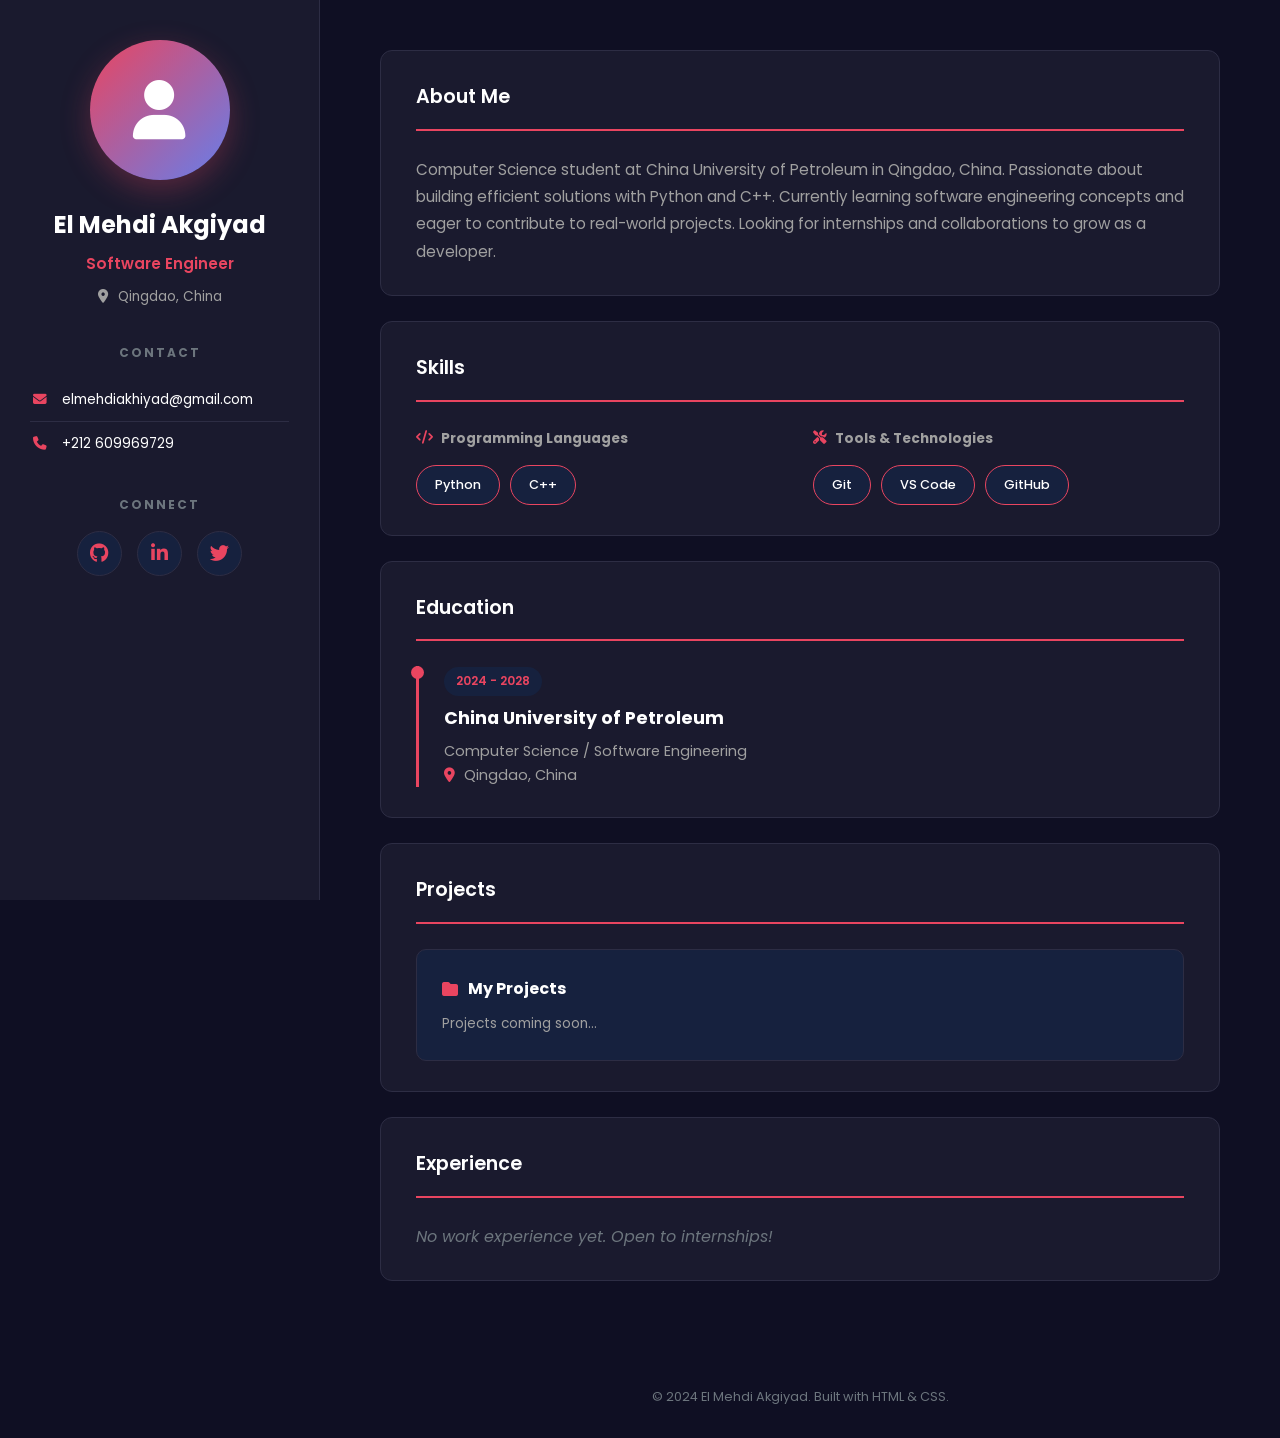
<file: index.html>
<!DOCTYPE html>
<html lang="en">
<head>
    <meta charset="UTF-8">
    <meta name="viewport" content="width=device-width, initial-scale=1.0">
    <title>El Mehdi Akgiyad | Software Engineer</title>
    <link rel="stylesheet" href="style.css">
    <link rel="stylesheet" href="https://cdnjs.cloudflare.com/ajax/libs/font-awesome/6.4.0/css/all.min.css">
    <link rel="preconnect" href="https://fonts.googleapis.com">
    <link rel="preconnect" href="https://fonts.gstatic.com" crossorigin>
    <link href="https://fonts.googleapis.com/css2?family=Poppins:wght@300;400;500;600;700&display=swap" rel="stylesheet">
</head>
<body>
    <div class="wrapper">
        <!-- Sidebar -->
        <aside class="sidebar">
            <div class="sidebar-content">
                <div class="profile-img">
                    <i class="fas fa-user"></i>
                </div>
                <h1 class="name">El Mehdi Akgiyad</h1>
                <p class="title">Software Engineer</p>
                <p class="location"><i class="fas fa-map-marker-alt"></i> Qingdao, China</p>
                
                <div class="contact-section">
                    <h3>Contact</h3>
                    <a href="mailto:elmehdiakhiyad@gmail.com" class="contact-link">
                        <i class="fas fa-envelope"></i>
                        <span>elmehdiakhiyad@gmail.com</span>
                    </a>
                    <a href="tel:+212609969729" class="contact-link">
                        <i class="fas fa-phone"></i>
                        <span>+212 609969729</span>
                    </a>
                </div>
                
                <div class="social-section">
                    <h3>Connect</h3>
                    <div class="social-links">
                        <a href="https://github.com/elmehdiakhiyad" target="_blank" class="social-btn">
                            <i class="fab fa-github"></i>
                        </a>
                        <a href="#" target="_blank" class="social-btn">
                            <i class="fab fa-linkedin-in"></i>
                        </a>
                        <a href="#" target="_blank" class="social-btn">
                            <i class="fab fa-twitter"></i>
                        </a>
                    </div>
                </div>
            </div>
        </aside>
        
        <!-- Main Content -->
        <main class="main">
            <!-- About -->
            <section class="section about">
                <h2 class="section-title">About Me</h2>
                <p class="about-text">
                    Computer Science student at China University of Petroleum in Qingdao, China. 
                    Passionate about building efficient solutions with Python and C++. 
                    Currently learning software engineering concepts and eager to contribute to real-world projects. 
                    Looking for internships and collaborations to grow as a developer.
                </p>
            </section>
            
            <!-- Skills -->
            <section class="section">
                <h2 class="section-title">Skills</h2>
                <div class="skills-container">
                    <div class="skill-box">
                        <h3><i class="fas fa-code"></i> Programming Languages</h3>
                        <div class="skill-tags">
                            <span class="tag">Python</span>
                            <span class="tag">C++</span>
                        </div>
                    </div>
                    <div class="skill-box">
                        <h3><i class="fas fa-tools"></i> Tools & Technologies</h3>
                        <div class="skill-tags">
                            <span class="tag">Git</span>
                            <span class="tag">VS Code</span>
                            <span class="tag">GitHub</span>
                        </div>
                    </div>
                </div>
            </section>
            
            <!-- Education -->
            <section class="section">
                <h2 class="section-title">Education</h2>
                <div class="timeline">
                    <div class="timeline-item">
                        <span class="date">2024 - 2028</span>
                        <h3>China University of Petroleum</h3>
                        <p>Computer Science / Software Engineering</p>
                        <p class="location-text"><i class="fas fa-map-marker-alt"></i> Qingdao, China</p>
                    </div>
                </div>
            </section>
            
            <!-- Projects -->
            <section class="section">
                <h2 class="section-title">Projects</h2>
                <div class="projects-grid">
                    <div class="project-card">
                        <h3><i class="fas fa-folder"></i> My Projects</h3>
                        <p>Projects coming soon...</p>
                    </div>
                </div>
            </section>
            
            <!-- Experience -->
            <section class="section">
                <h2 class="section-title">Experience</h2>
                <p class="empty-text">No work experience yet. Open to internships!</p>
            </section>
        </main>
    </div>
    
    <footer class="footer">
        <p>&copy; 2024 El Mehdi Akgiyad. Built with HTML & CSS.</p>
    </footer>
</body>
</html>
</file>
<file: style.css>
/* CSS Variables */
:root {
    --bg-primary: #0f0f23;
    --bg-secondary: #1a1a2e;
    --bg-card: #16213e;
    --accent: #e94560;
    --accent-hover: #ff6b6b;
    --text-primary: #ffffff;
    --text-secondary: #a0a0a0;
    --text-muted: #6c757d;
    --border: #2d2d44;
    --sidebar-width: 320px;
}

/* Reset */
* {
    margin: 0;
    padding: 0;
    box-sizing: border-box;
}

body {
    font-family: 'Poppins', sans-serif;
    background-color: var(--bg-primary);
    color: var(--text-primary);
    line-height: 1.7;
    min-height: 100vh;
}

a {
    color: var(--accent);
    text-decoration: none;
    transition: all 0.3s ease;
}

a:hover {
    color: var(--accent-hover);
}

/* Wrapper */
.wrapper {
    display: flex;
    min-height: 100vh;
}

/* Sidebar */
.sidebar {
    width: var(--sidebar-width);
    background: var(--bg-secondary);
    padding: 40px 30px;
    position: fixed;
    height: 100vh;
    overflow-y: auto;
    border-right: 1px solid var(--border);
}

.sidebar-content {
    display: flex;
    flex-direction: column;
    align-items: center;
    text-align: center;
}

/* Profile Image */
.profile-img {
    width: 140px;
    height: 140px;
    border-radius: 50%;
    background: linear-gradient(135deg, var(--accent), #667eea);
    display: flex;
    align-items: center;
    justify-content: center;
    font-size: 60px;
    color: white;
    margin-bottom: 25px;
    box-shadow: 0 10px 30px rgba(233, 69, 96, 0.3);
}

.name {
    font-size: 1.5rem;
    font-weight: 700;
    margin-bottom: 5px;
}

.title {
    color: var(--accent);
    font-weight: 600;
    font-size: 0.95rem;
    margin-bottom: 8px;
}

.location {
    color: var(--text-secondary);
    font-size: 0.85rem;
    margin-bottom: 35px;
}

.location i {
    margin-right: 6px;
}

/* Contact Section */
.contact-section {
    width: 100%;
    margin-bottom: 30px;
}

.contact-section h3,
.social-section h3 {
    font-size: 0.75rem;
    text-transform: uppercase;
    letter-spacing: 2px;
    color: var(--text-muted);
    margin-bottom: 15px;
}

.contact-link {
    display: flex;
    align-items: center;
    gap: 12px;
    padding: 10px 0;
    color: var(--text-primary);
    font-size: 0.85rem;
    border-bottom: 1px solid var(--border);
    width: 100%;
}

.contact-link:last-child {
    border-bottom: none;
}

.contact-link i {
    color: var(--accent);
    width: 20px;
}

/* Social Section */
.social-section {
    width: 100%;
}

.social-links {
    display: flex;
    justify-content: center;
    gap: 15px;
}

.social-btn {
    width: 45px;
    height: 45px;
    border-radius: 50%;
    background: var(--bg-card);
    display: flex;
    align-items: center;
    justify-content: center;
    font-size: 1.2rem;
    border: 1px solid var(--border);
}

.social-btn:hover {
    background: var(--accent);
    border-color: var(--accent);
    transform: translateY(-3px);
}

/* Main Content */
.main {
    margin-left: var(--sidebar-width);
    padding: 50px 60px;
    flex: 1;
}

/* Section */
.section {
    background: var(--bg-secondary);
    padding: 30px 35px;
    border-radius: 12px;
    margin-bottom: 25px;
    border: 1px solid var(--border);
}

.section-title {
    font-size: 1.2rem;
    font-weight: 600;
    margin-bottom: 25px;
    padding-bottom: 15px;
    border-bottom: 2px solid var(--accent);
    display: flex;
    align-items: center;
    gap: 12px;
}

.section-title i {
    color: var(--accent);
}

/* About */
.about-text {
    color: var(--text-secondary);
    font-size: 0.95rem;
    line-height: 1.8;
}

/* Skills */
.skills-container {
    display: grid;
    grid-template-columns: repeat(auto-fit, minmax(200px, 1fr));
    gap: 25px;
}

.skill-box h3 {
    font-size: 0.85rem;
    color: var(--text-secondary);
    margin-bottom: 15px;
    display: flex;
    align-items: center;
    gap: 8px;
}

.skill-box h3 i {
    color: var(--accent);
}

.skill-tags {
    display: flex;
    flex-wrap: wrap;
    gap: 10px;
}

.tag {
    background: var(--bg-card);
    padding: 8px 18px;
    border-radius: 25px;
    font-size: 0.8rem;
    border: 1px solid var(--accent);
    font-weight: 500;
}

/* Timeline */
.timeline-item {
    padding-left: 25px;
    border-left: 3px solid var(--accent);
    position: relative;
}

.timeline-item::before {
    content: '';
    position: absolute;
    left: -8px;
    top: 0;
    width: 13px;
    height: 13px;
    border-radius: 50%;
    background: var(--accent);
}

.date {
    display: inline-block;
    background: var(--bg-card);
    padding: 4px 12px;
    border-radius: 15px;
    font-size: 0.75rem;
    color: var(--accent);
    font-weight: 600;
    margin-bottom: 8px;
}

.timeline-item h3 {
    font-size: 1.1rem;
    margin-bottom: 5px;
}

.timeline-item p {
    color: var(--text-secondary);
    font-size: 0.9rem;
}

.location-text {
    color: var(--text-muted);
    font-size: 0.85rem;
}

.location-text i {
    margin-right: 5px;
    color: var(--accent);
}

/* Projects */
.projects-grid {
    display: grid;
    grid-template-columns: repeat(auto-fit, minmax(250px, 1fr));
    gap: 20px;
}

.project-card {
    background: var(--bg-card);
    padding: 25px;
    border-radius: 10px;
    border: 1px solid var(--border);
    transition: all 0.3s ease;
}

.project-card:hover {
    border-color: var(--accent);
    transform: translateY(-5px);
}

.project-card h3 {
    font-size: 1rem;
    margin-bottom: 10px;
    display: flex;
    align-items: center;
    gap: 10px;
}

.project-card h3 i {
    color: var(--accent);
}

.project-card p {
    color: var(--text-secondary);
    font-size: 0.85rem;
}

/* Empty Text */
.empty-text {
    color: var(--text-muted);
    font-style: italic;
}

/* Footer */
.footer {
    text-align: center;
    padding: 30px;
    color: var(--text-muted);
    font-size: 0.8rem;
    margin-left: var(--sidebar-width);
}

/* Responsive */
@media (max-width: 900px) {
    .wrapper {
        flex-direction: column;
    }
    
    .sidebar {
        position: relative;
        width: 100%;
        height: auto;
        border-right: none;
        border-bottom: 1px solid var(--border);
    }
    
    .main {
        margin-left: 0;
        padding: 30px 20px;
    }
    
    .footer {
        margin-left: 0;
    }
}
</file>
